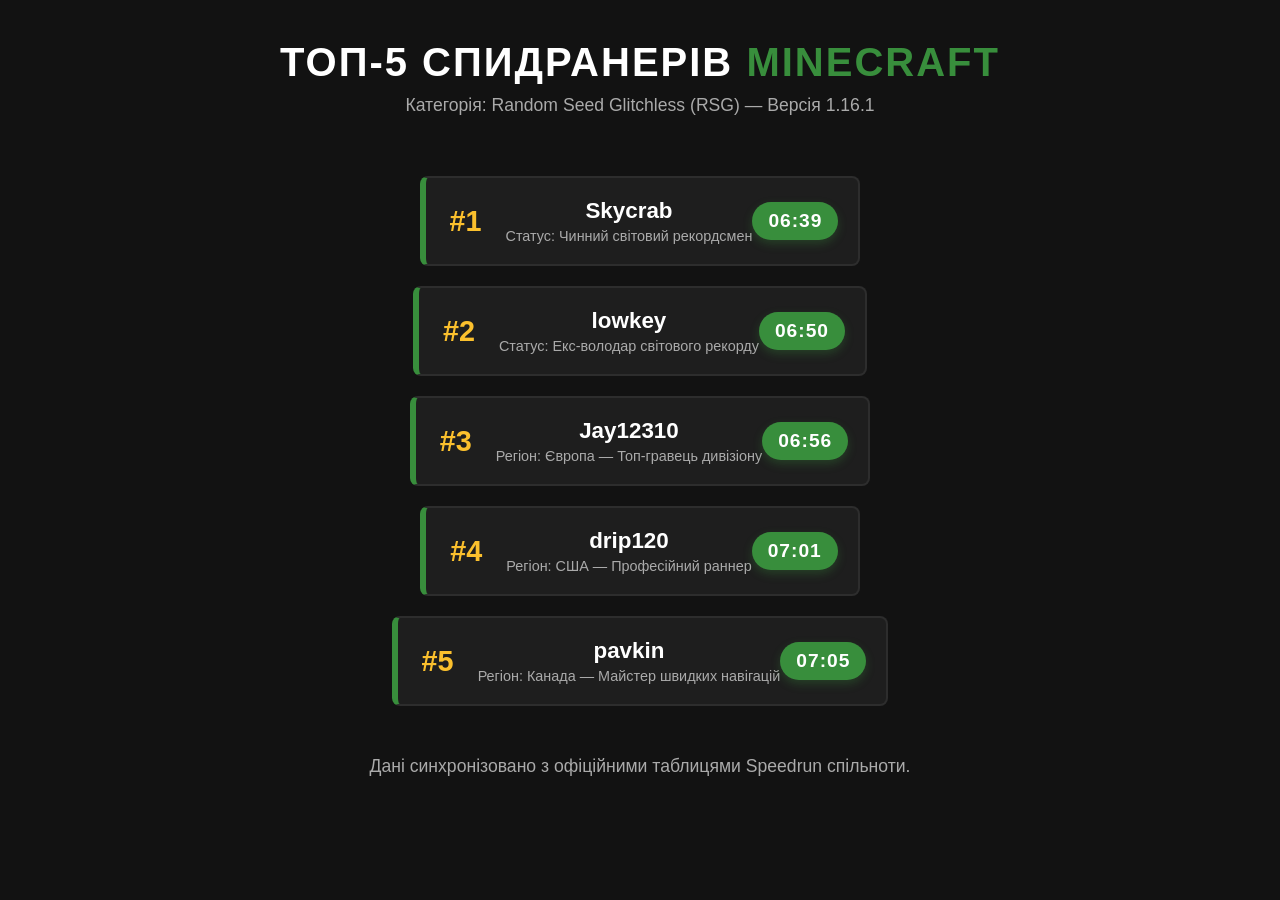
<file: booking.html>
<!DOCTYPE html>
<html lang="uk">
<head>
    <meta charset="UTF-8">
    <meta name="viewport" content="width=device-width, initial-scale=1.0">
    <title>caffee | Головна</title>
    <link rel="stylesheet" href="style.css">
</head>
<header>
    <!DOCTYPE html>
<html lang="uk">
<head>
    <meta charset="UTF-8">
    <meta name="viewport" content="width=device-width, initial-scale=1.0">
    <title>Топ-5 Спидранерів Minecraft</title>
    <style>
        :root {
            --bg-color: #121212;
            --card-bg: #1e1e1e;
            --accent-green: #388e3c;
            --accent-gold: #fbc02d;
            --text-main: #ffffff;
            --text-muted: #aaaaaa;
        }

        * {
            box-sizing: border-box;
            margin: 0;
            padding: 0;
            font-family: 'Segoe UI', Tahoma, Geneva, Verdana, sans-serif;
        }

        body {
            background-color: var(--bg-color);
            color: var(--text-main);
            padding: 40px 20px;
            display: flex;
            flex-direction: column;
            align-items: center;
        }

        header {
            text-align: center;
            margin-bottom: 40px;
            max-width: 800px;
        }

        header h1 {
            font-size: 2.5rem;
            color: var(--text-main);
            margin-bottom: 10px;
            text-transform: uppercase;
            letter-spacing: 2px;
        }

        header h1 span {
            color: var(--accent-green);
        }

        header p {
            color: var(--text-muted);
            font-size: 1.1rem;
        }

        .container {
            width: 100%;
            max-width: 800px;
            display: flex;
            flex-direction: column;
            gap: 20px;
        }

        .runner-card {
            background-color: var(--card-bg);
            border: 2px solid #2d2d2d;
            border-left: 6px solid var(--accent-green);
            border-radius: 8px;
            padding: 20px;
            display: flex;
            align-items: center;
            justify-content: space-between;
            transition: transform 0.2s ease, border-color 0.2s ease;
        }

        .runner-card:hover {
            transform: translateX(10px);
            border-color: var(--accent-green);
        }

        .runner-info {
            display: flex;
            align-items: center;
            gap: 20px;
        }

        .rank {
            font-size: 1.8rem;
            font-weight: bold;
            color: var(--accent-gold);
            min-width: 40px;
        }

        .name {
            font-size: 1.4rem;
            font-weight: bold;
            margin-bottom: 4px;
        }

        .details {
            color: var(--text-muted);
            font-size: 0.9rem;
        }

        .time-badge {
            background-color: var(--accent-green);
            color: white;
            padding: 8px 16px;
            border-radius: 20px;
            font-weight: bold;
            font-size: 1.2rem;
            letter-spacing: 1px;
            box-shadow: 0 4px 10px rgba(56, 142, 60, 0.3);
        }

        footer {
            margin-top: 50px;
            color: var(--text-muted);
            font-size: 0.9rem;
            text-align: center;
        }

        @media (max-width: 600px) {
            .runner-card {
                flex-direction: column;
                align-items: flex-start;
                gap: 15px;
            }
            .time-badge {
                align-self: flex-end;
            }
            .runner-card:hover {
                transform: translateY(-5px);
            }
        }
    </style>
</head>
<body>

    <header>
        <h1>Топ-5 Спидранерів <span>Minecraft</span></h1>
        <p>Категорія: Random Seed Glitchless (RSG) — Версія 1.16.1</p>
    </header>

    <div class="container">
        <!-- 1 Місце -->
        <div class="runner-card">
            <div class="runner-info">
                <div class="rank">#1</div>
                <div>
                    <div class="name">Skycrab</div>
                    <div class="details">Статус: Чинний світовий рекордсмен</div>
                </div>
            </div>
            <div class="time-badge">06:39</div>
        </div>

        <!-- 2 Місце -->
        <div class="runner-card">
            <div class="runner-info">
                <div class="rank">#2</div>
                <div>
                    <div class="name">lowkey</div>
                    <div class="details">Статус: Екс-володар світового рекорду</div>
                </div>
            </div>
            <div class="time-badge">06:50</div>
        </div>

        <!-- 3 Місце -->
        <div class="runner-card">
            <div class="runner-info">
                <div class="rank">#3</div>
                <div>
                    <div class="name">Jay12310</div>
                    <div class="details">Регіон: Європа — Топ-гравець дивізіону</div>
                </div>
            </div>
            <div class="time-badge">06:56</div>
        </div>

        <!-- 4 Місце -->
        <div class="runner-card">
            <div class="runner-info">
                <div class="rank">#4</div>
                <div>
                    <div class="name">drip120</div>
                    <div class="details">Регіон: США — Професійний раннер</div>
                </div>
            </div>
            <div class="time-badge">07:01</div>
        </div>

        <!-- 5 Місце -->
        <div class="runner-card">
            <div class="runner-info">
                <div class="rank">#5</div>
                <div>
                    <div class="name">pavkin</div>
                    <div class="details">Регіон: Канада — Майстер швидких навігацій</div>
                </div>
            </div>
            <div class="time-badge">07:05</div>
        </div>
    </div>

    <footer>
        <p>Дані синхронізовано з офіційними таблицями Speedrun спільноти.</p>
    </footer>

</body>
</html>
</file>
<file: style.css>
/* ===== HEADER MINECRAFT ===== */

.header {
    background: #171717;
    border-bottom: 4px solid #3f3f3f;
    box-shadow: 0 5px 0 #111;
    padding: 12px 0;
    font-family: Arial, sans-serif;
}

main{
    
    background: #171717;
    color: white;
    font-family: Arial, sans-serif;
}
.container {
    max-width: 1200px;
    margin: 0 auto;
    padding: 0 20px;
}

.header__inner {
    display: flex;
    align-items: center;
    justify-content: space-between;
    gap: 30px;
}

/* ===== LOGO ===== */

.logo {
    display: flex;
    align-items: center;
    gap: 12px;
}

.logo__img {
    width: 55px;
    height: 55px;
    object-fit: contain;
    image-rendering: pixelated;
}

.logo__text {
    color: #55ff55;
    font-size: 20px;
    font-weight: 900;
    text-shadow:
        3px 3px 0 #1b5e20;
    letter-spacing: 1px;
}

/* ===== NAV ===== */

.nav__list {
    display: flex;
    gap: 10px;
    list-style: none;
    margin: 0;
    padding: 0;
}

.nav__link {
    display: block;
    padding: 14px 18px;

    background: #3f3f3f;
    color: white;

    text-decoration: none;
    font-weight: bold;
    font-size: 15px;

    border: 3px solid #1e1e1e;
    border-top-color: #6b6b6b;
    border-left-color: #6b6b6b;

    box-shadow: 4px 4px 0 #111;

    transition: 0.15s;
}

/* Наведення */

.nav__link:hover {
    background: #55a630;
    color: white;

    border-top-color: #8cff5a;
    border-left-color: #8cff5a;

    transform: translateY(-3px);

    box-shadow: 4px 7px 0 #111;
}

/* Натискання */

.nav__link:active {
    transform: translate(3px, 3px);
    box-shadow: 1px 1px 0 #111;
}

/* ===== MOBILE ===== */

@media (max-width: 800px) {

    .header__inner {
        flex-direction: column;
    }

    .nav__list {
        flex-wrap: wrap;
        justify-content: center;
    }

    .nav__link {
        font-size: 13px;
        padding: 12px 14px;
    }
}
/* ===== HERO ===== */

.hero {
    min-height: 550px;
    display: flex;
    align-items: center;
    text-align: center;

    background:
        linear-gradient(rgba(0, 0, 0, 0.45), rgba(0, 0, 0, 0.65)),
        url("img/minecraft-bg.jpg");

    background-size: cover;
    background-position: center;

    color: white;
}

.hero .container {
    max-width: 900px;
    margin: 0 auto;
}

/* Заголовок */

.hero h1 {
    margin: 0 0 20px;

    font-size: 55px;
    font-weight: 900;
    text-transform: uppercase;

    color: #55ff55;

    text-shadow:
        4px 4px 0 #1b5e20,
        7px 7px 0 #111;

    font-family: Arial, sans-serif;
}

/* Текст */

.hero p {
    max-width: 650px;
    margin: 0 auto 35px;

    font-size: 21px;
    line-height: 1.6;

    color: #eeeeee;

    text-shadow: 2px 2px 0 #111;
}

/* ===== КНОПКА ===== */

.btn {
    display: inline-block;

    padding: 17px 30px;

    background: #55a630;
    color: white;

    text-decoration: none;
    font-size: 18px;
    font-weight: 900;
    text-transform: uppercase;

    border: 3px solid #1e1e1e;
    border-top-color: #8cff5a;
    border-left-color: #8cff5a;

    box-shadow: 6px 6px 0 #111;

    transition: 0.15s;
}

/* Наведення */

.btn:hover {
    background: #70c83d;

    transform: translateY(-4px);

    box-shadow: 6px 10px 0 #111;
}

/* Натискання */

.btn:active {
    transform: translate(5px, 5px);
    box-shadow: 1px 1px 0 #111;
}


/* ===== ТЕЛЕФОН ===== */

@media (max-width: 700px) {

    .hero {
        min-height: 450px;
    }

    .hero h1 {
        font-size: 35px;
    }

    .hero p {
        font-size: 17px;
    }

    .btn {
        font-size: 15px;
        padding: 14px 20px;
    }
}
/* ===== TOP 10 PLAYERS ===== */

.players {
    padding: 70px 20px;
    background: #181818;
    color: white;
}

.players__title {
    text-align: center;
    font-size: 38px;
    color: #55ff55;
    margin-bottom: 40px;
    text-shadow: 4px 4px 0 #1b5e20;
}

.players__list {
    max-width: 850px;
    margin: 0 auto;
    display: flex;
    flex-direction: column;
    gap: 12px;
}

.player {
    display: flex;
    align-items: center;

    padding: 18px 22px;

    background: #333;
    border: 3px solid #1b1b1b;
    border-top-color: #666;
    border-left-color: #666;

    box-shadow: 5px 5px 0 #0d0d0d;

    transition: 0.15s;
}

.player:hover {
    background: #3f7d20;
    transform: translateX(8px);
}

.player__place {
    width: 70px;
    font-size: 22px;
    font-weight: bold;
    color: #ffd700;
}

.player__name {
    flex: 1;
    font-size: 20px;
    font-weight: bold;
}

.player__score {
    font-size: 18px;
    color: #55ff55;
    font-weight: bold;
}

/* Перше місце */

.player:first-child {
    background: #5a4510;
    border-color: #ffd700;
}

.player:first-child .player__place {
    color: #ffd700;
}

/* Друге місце */

.player:nth-child(2) {
    background: #444;
}

/* Третє місце */

.player:nth-child(3) {
    background: #4a3020;
}

/* Телефон */

@media (max-width: 600px) {

    .players__title {
        font-size: 27px;
    }

    .player {
        padding: 14px;
    }

    .player__place {
        width: 50px;
        font-size: 17px;
    }

    .player__name {
        font-size: 16px;
    }

    .player__score {
        font-size: 14px;
    }
}
/* From Uiverse.io by vamsidevendrakumar */ 
.card {
  width: 300px;
  height: 200px;
  perspective: 1000px;
}

.card-inner {
  width: 100%;
  height: 100%;
  position: relative;
  transform-style: preserve-3d;
  transition: transform 0.999s;
}
.card img {
  width: 120px;
  height: 120px;
  object-fit: contain;
  border-radius: 10px;
}

.card:hover .card-inner {
  transform: rotateY(180deg);
}

.card-front,
.card-back {
  position: absolute;
  width: 100%;
  height: 100%;
  backface-visibility: hidden;
}

.card-front {
  background-color: #171717;
  color: #fff;
  display: flex;
  align-items: center;
  border: 10px solid #171717;
  border-radius: 10px;
  justify-content: center;
  font-size: 24px;
  transform: rotateY(0deg);
}

.card-back {
  background-color: #171717;
  color: #fff;
  display: flex;
  align-items: center;
  border: 10px solid #000000;
  border-radius: 10px;
  justify-content: center;
  font-size: 24px;
  transform: rotateY(180deg);
}

.car{
    display: flex;
    justify-content: center;
    gap: 50px;
}
/* From Uiverse.io by KSAplay */ 
.container input {
  position: absolute;
  opacity: 0;
  cursor: pointer;
  height: 0;
  width: 0;
}

.container {
  display: flex;
  flex-direction: column;
  align-items: center;
  position: relative;
  cursor: pointer;
  user-select: none;
  margin-top: 60px;
}

.simple-text {
  position: absolute;
  bottom: -40px;
  width: 120px;
  text-align: center;
  color: white;
  font-size: 16pt;
  font-weight: 800;
  font-family: monospace;
}

.torch {
  display: flex;
  justify-content: center;
  height: 150px;
}

.head,
.stick {
  position: absolute;
  width: 30px;
  transform-style: preserve-3d;
  transform: rotateX(-30deg) rotateY(45deg);
}

.stick {
  position: relative;
  height: 120px;
}

.face {
  position: absolute;
  transform-style: preserve-3d;
  width: 30px;
  height: 30px;
  display: grid;
  grid-template-columns: 50% 50%;
  grid-template-rows: 50% 50%;
  background-color: #000000;
}

.top {
  transform: rotateX(90deg) translateZ(15px);
}

.left {
  transform: rotateY(-90deg) translateZ(15px);
}

.right {
  transform: rotateY(0deg) translateZ(15px);
}

.top div,
.left div,
.right div {
  width: 102%;
  height: 102%;
}

.top div:nth-child(1),
.left div:nth-child(3),
.right div:nth-child(3) {
  background-color: #ffff9760;
}

.top div:nth-child(2),
.left div:nth-child(1),
.right div:nth-child(1) {
  background-color: #ffd80060;
}

.top div:nth-child(3),
.left div:nth-child(4),
.right div:nth-child(4) {
  background-color: #ffffff60;
}

.top div:nth-child(4),
.left div:nth-child(2),
.right div:nth-child(2) {
  background-color: #ff8f0060;
}

.side {
  position: absolute;
  width: 30px;
  height: 120px;
  display: grid;
  grid-template-columns: 50% 50%;
  grid-template-rows: repeat(8, 12.5%);
  cursor: pointer;
  translate: 0 12px;
}

.side-left {
  transform: rotateY(-90deg) translateZ(15px) translateY(8px);
}

.side-right {
  transform: rotateY(0deg) translateZ(15px) translateY(8px);
}

.side-left div,
.side-right div {
  width: 103%;
  height: 103%;
}

.side div:nth-child(1) {
  background-color: #443622;
}

.side div:nth-child(2),
.side div:nth-child(2) {
  background-color: #2e2517;
}

.side div:nth-child(3),
.side div:nth-child(5) {
  background-color: #4b3b23;
}

.side div:nth-child(4),
.side div:nth-child(10) {
  background-color: #251e12;
}

.side div:nth-child(6) {
  background-color: #292115;
}

.side div:nth-child(7) {
  background-color: #4b3c26;
}

.side div:nth-child(8) {
  background-color: #292115;
}

.side div:nth-child(9) {
  background-color: #4b3a21;
}

.side div:nth-child(11),
.side div:nth-child(15) {
  background-color: #3d311d;
}

.side div:nth-child(12) {
  background-color: #2c2315;
}

.side div:nth-child(13) {
  background-color: #493a22;
}

.side div:nth-child(14) {
  background-color: #2b2114;
}

.side div:nth-child(16) {
  background-color: #271e10;
}

.container input:checked ~ .torch .face {
  filter: drop-shadow(0px 0px 2px rgb(255, 255, 255))
    drop-shadow(0px 0px 10px rgba(255, 237, 156, 0.7))
    drop-shadow(0px 0px 25px rgba(255, 227, 101, 0.4));
}

.container input:checked ~ .torch .top div:nth-child(1),
.container input:checked ~ .torch .left div:nth-child(3),
.container input:checked ~ .torch .right div:nth-child(3) {
  background-color: #ffff97;
}

.container input:checked ~ .torch .top div:nth-child(2),
.container input:checked ~ .torch .left div:nth-child(1),
.container input:checked ~ .torch .right div:nth-child(1) {
  background-color: #ffd800;
}

.container input:checked ~ .torch .top div:nth-child(3),
.container input:checked ~ .torch .left div:nth-child(4),
.container input:checked ~ .torch .right div:nth-child(4) {
  background-color: #ffffff;
}

.container input:checked ~ .torch .top div:nth-child(4),
.container input:checked ~ .torch .left div:nth-child(2),
.container input:checked ~ .torch .right div:nth-child(2) {
  background-color: #ff8f00;
}

.container input:checked ~ .torch .side div:nth-child(1) {
  background-color: #7c623e;
}

.container input:checked ~ .torch .side div:nth-child(2),
.container input:checked ~ .torch .side div:nth-child(2) {
  background-color: #4c3d26;
}

.container input:checked ~ .torch .side div:nth-child(3),
.container input:checked ~ .torch .side div:nth-child(5) {
  background-color: #937344;
}

.container input:checked ~ .torch .side div:nth-child(4),
.container input:checked ~ .torch .side div:nth-child(10) {
  background-color: #3c2f1c;
}

.container input:checked ~ .torch .side div:nth-child(6) {
  background-color: #423522;
}

.container input:checked ~ .torch .side div:nth-child(7) {
  background-color: #9f7f50;
}

.container input:checked ~ .torch .side div:nth-child(8) {
  background-color: #403320;
}

.container input:checked ~ .torch .side div:nth-child(9) {
  background-color: #977748;
}

.container input:checked ~ .torch .side div:nth-child(11),
.container input:checked ~ .torch .side div:nth-child(15) {
  background-color: #675231;
}

.container input:checked ~ .torch .side div:nth-child(12) {
  background-color: #3d301d;
}

.container input:checked ~ .torch .side div:nth-child(13) {
  background-color: #987849;
}

.container input:checked ~ .torch .side div:nth-child(14) {
  background-color: #3b2e1b;
}

.container input:checked ~ .torch .side div:nth-child(16) {
  background-color: #372a17;
}
</file>
